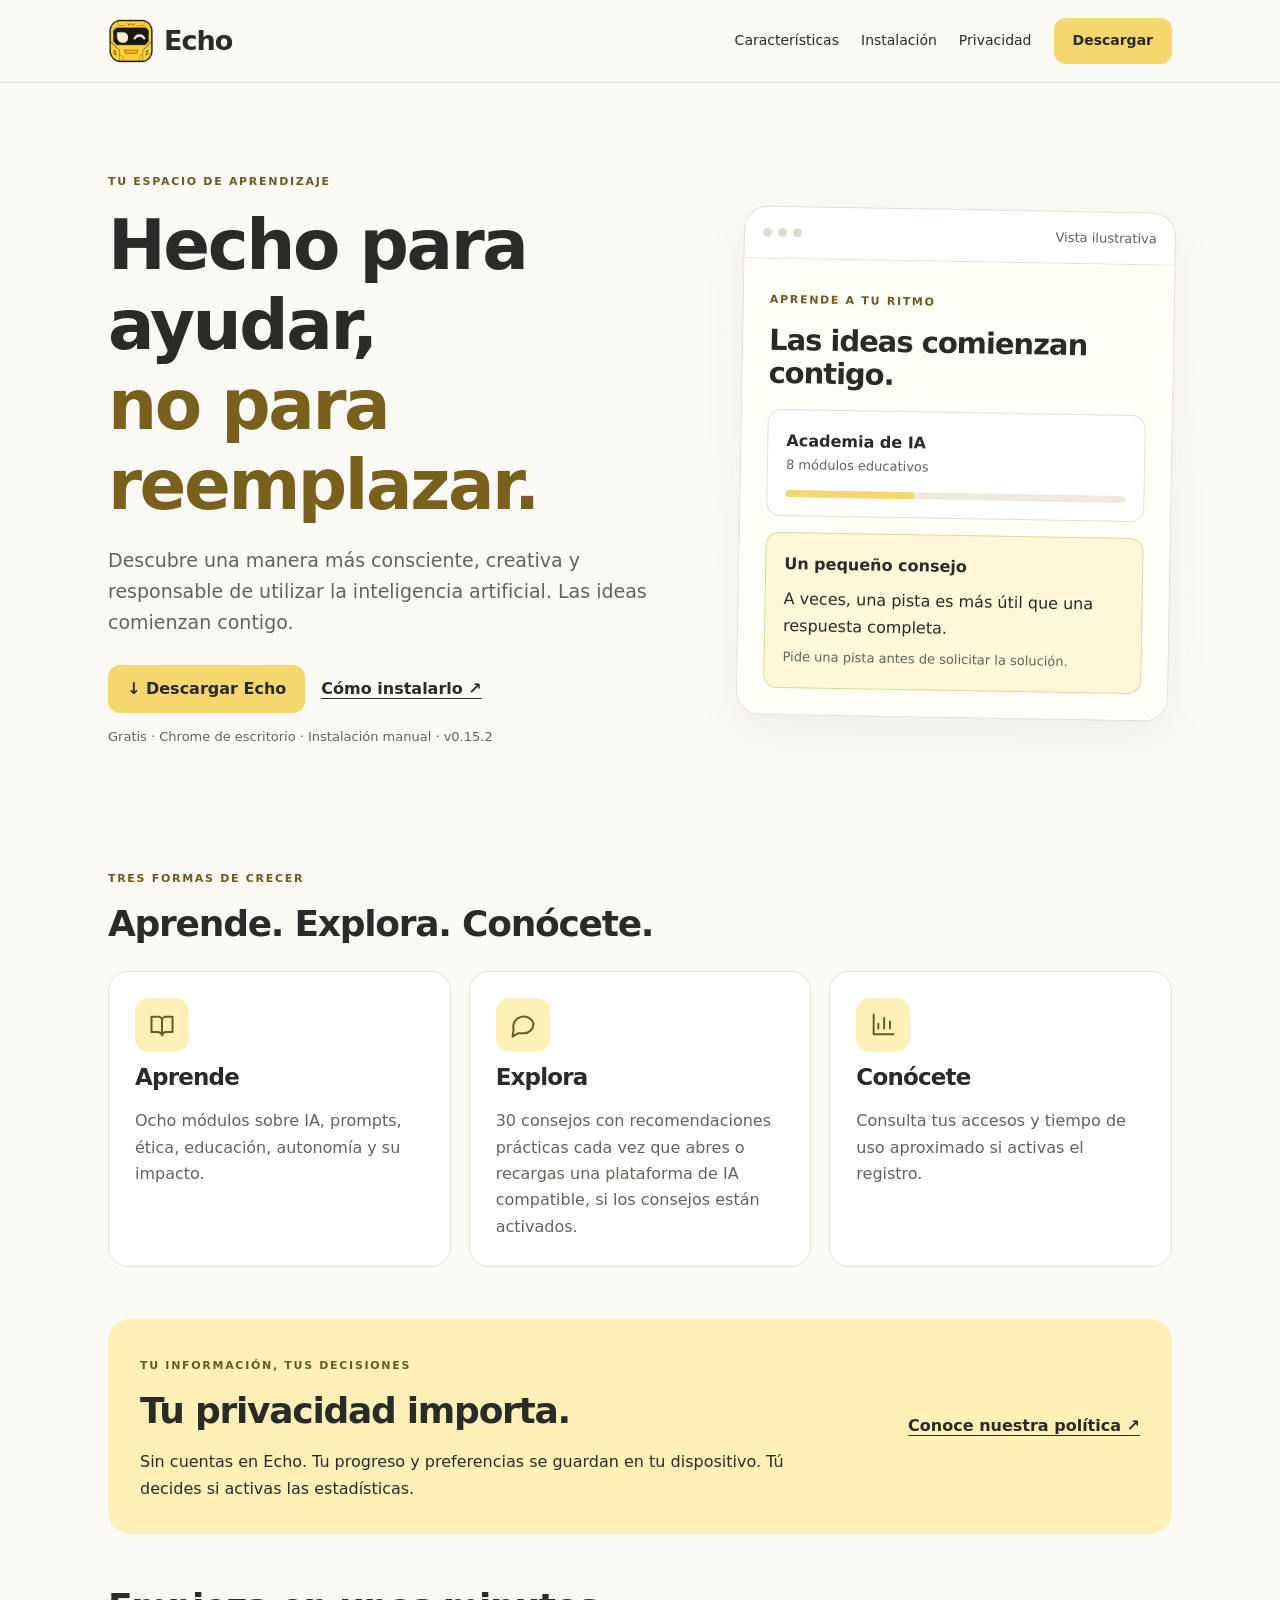
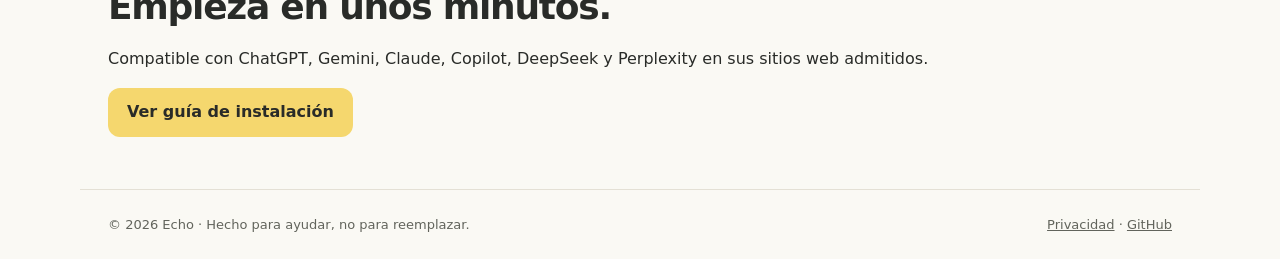
<file: index.html>
<!doctype html><html lang="es"><head><meta charset="utf-8"><meta name="viewport" content="width=device-width, initial-scale=1"><meta name="description" content="Echo, una herramienta educativa para el uso responsable de la inteligencia artificial."><title>Inicio | Echo</title><link rel="icon" href="assets/logo.png"><link rel="stylesheet" href="style.css"></head><body><a class="skip" href="#contenido">Saltar al contenido</a><header><nav class="wrap nav" aria-label="Navegación principal"><a class="brand" href="index.html"><img src="assets/logo.png" alt="" width="46" height="46">Echo</a><div class="links"><a href="index.html#funciones">Características</a><a href="instalacion.html">Instalación</a><a href="privacidad.html">Privacidad</a><a class="nav-download" href="downloads/Echo-0.15.2.zip" download>Descargar</a></div></nav></header><main id="contenido" class="wrap"><section class="hero"><div><span class="eyebrow">TU ESPACIO DE APRENDIZAJE</span><h1>Hecho para ayudar,<br><span>no para reemplazar.</span></h1><p class="lead">Descubre una manera más consciente, creativa y responsable de utilizar la inteligencia artificial. Las ideas comienzan contigo.</p><div class="actions"><a class="button" href="downloads/Echo-0.15.2.zip" download>↓ Descargar Echo</a><a class="secondary" href="instalacion.html">Cómo instalarlo ↗</a></div><p class="meta">Gratis · Chrome de escritorio · Instalación manual · v0.15.2</p></div><div class="preview"><div class="preview-top"><span class="dot"></span><span class="dot"></span><span class="dot"></span><small>Vista ilustrativa</small></div><div class="preview-body"><span class="eyebrow">APRENDE A TU RITMO</span><h2>Las ideas comienzan contigo.</h2><div class="mini"><b>Academia de IA</b><span>8 módulos educativos</span><div class="track"><i></i></div></div><div class="tip"><b>Un pequeño consejo</b><p>A veces, una pista es más útil que una respuesta completa.</p><small>Pide una pista antes de solicitar la solución.</small></div></div></div></section><section id="funciones" class="section"><span class="eyebrow">TRES FORMAS DE CRECER</span><h2>Aprende. Explora. Conócete.</h2><div class="cards"><article class="card"><div class="symbol"><svg aria-hidden="true" width="28" height="28" viewBox="0 0 24 24" fill="none" stroke="currentColor" stroke-width="1.7" stroke-linecap="round" stroke-linejoin="round"><path d="M3 5h6a3 3 0 0 1 3 3v13a4 4 0 0 0-4-3H3zM21 5h-6a3 3 0 0 0-3 3v13a4 4 0 0 1 4-3h5z"/></svg></div><h3>Aprende</h3><p>Ocho módulos sobre IA, prompts, ética, educación, autonomía y su impacto.</p></article><article class="card"><div class="symbol"><svg aria-hidden="true" width="28" height="28" viewBox="0 0 24 24" fill="none" stroke="currentColor" stroke-width="1.7" stroke-linecap="round" stroke-linejoin="round"><path d="M21 11a8 8 0 0 1-8 8H8l-5 3 1-6a8 8 0 1 1 17-5z"/></svg></div><h3>Explora</h3><p>30 consejos con recomendaciones prácticas cada vez que abres o recargas una plataforma de IA compatible, si los consejos están activados.</p></article><article class="card"><div class="symbol"><svg aria-hidden="true" width="28" height="28" viewBox="0 0 24 24" fill="none" stroke="currentColor" stroke-width="1.7" stroke-linecap="round" stroke-linejoin="round"><path d="M4 3v17h17M8 15v-4m5 4V6m5 9V9"/></svg></div><h3>Conócete</h3><p>Consulta tus accesos y tiempo de uso aproximado si activas el registro.</p></article></div></section><section class="privacy-band"><div><span class="eyebrow">TU INFORMACIÓN, TUS DECISIONES</span><h2>Tu privacidad importa.</h2><p>Sin cuentas en Echo. Tu progreso y preferencias se guardan en tu dispositivo. Tú decides si activas las estadísticas.</p></div><a class="secondary" href="privacidad.html">Conoce nuestra política ↗</a></section><section class="section"><h2>Empieza en unos minutos.</h2><p>Compatible con ChatGPT, Gemini, Claude, Copilot, DeepSeek y Perplexity en sus sitios web admitidos.</p><a class="button" href="instalacion.html">Ver guía de instalación</a></section></main><footer class="wrap"><span>© 2026 Echo · Hecho para ayudar, no para reemplazar.</span><div><a href="privacidad.html">Privacidad</a> · <a href="https://github.com/Echo-prog15/Echo">GitHub</a></div></footer></body></html>
</file>
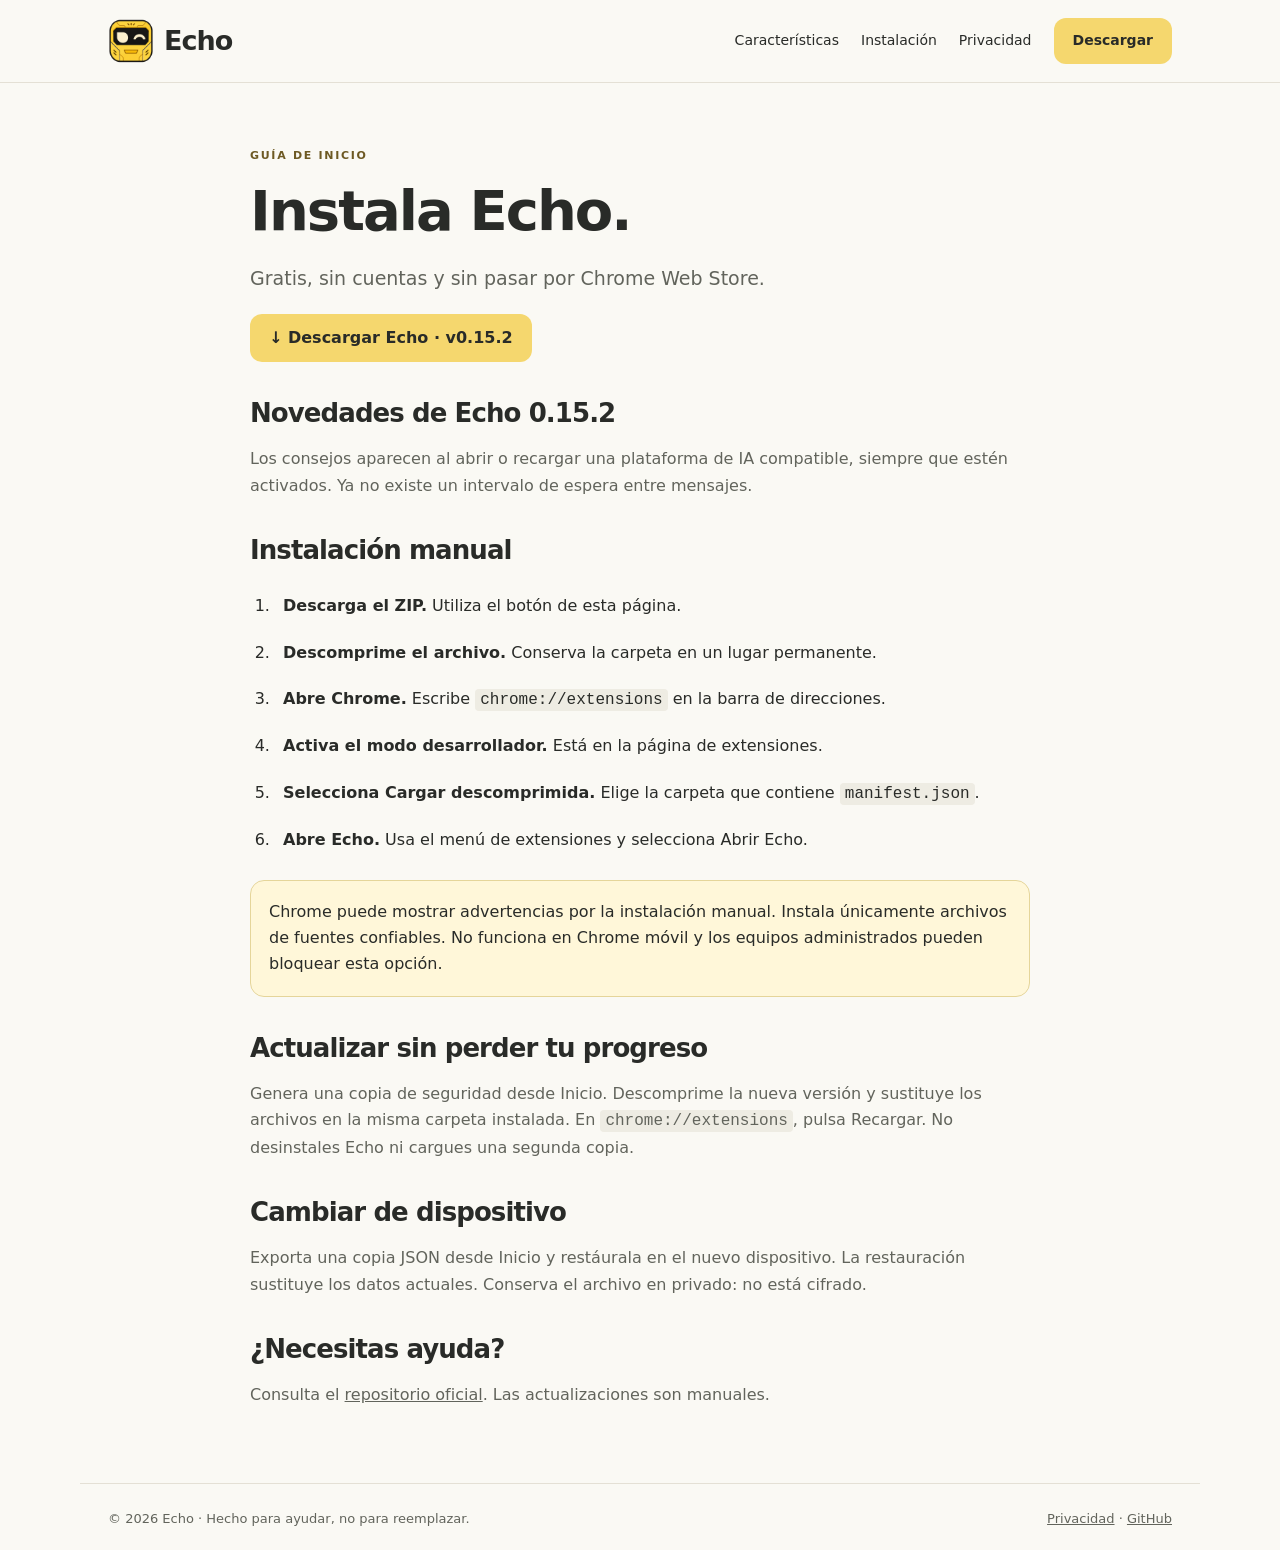
<file: instalacion.html>
<!doctype html><html lang="es"><head><meta charset="utf-8"><meta name="viewport" content="width=device-width, initial-scale=1"><meta name="description" content="Echo, una herramienta educativa para el uso responsable de la inteligencia artificial."><title>Instalación | Echo</title><link rel="icon" href="assets/logo.png"><link rel="stylesheet" href="style.css"></head><body><a class="skip" href="#contenido">Saltar al contenido</a><header><nav class="wrap nav" aria-label="Navegación principal"><a class="brand" href="index.html"><img src="assets/logo.png" alt="" width="46" height="46">Echo</a><div class="links"><a href="index.html#funciones">Características</a><a href="instalacion.html">Instalación</a><a href="privacidad.html">Privacidad</a><a class="nav-download" href="downloads/Echo-0.15.2.zip" download>Descargar</a></div></nav></header><main id="contenido" class="wrap"><article class="article"><span class="eyebrow">GUÍA DE INICIO</span><h1>Instala Echo.</h1><p class="lead">Gratis, sin cuentas y sin pasar por Chrome Web Store.</p><a class="button" href="downloads/Echo-0.15.2.zip" download>↓ Descargar Echo · v0.15.2</a><h2>Novedades de Echo 0.15.2</h2><p>Los consejos aparecen al abrir o recargar una plataforma de IA compatible, siempre que estén activados. Ya no existe un intervalo de espera entre mensajes.</p><h2>Instalación manual</h2><ol class="steps"><li><b>Descarga el ZIP.</b> Utiliza el botón de esta página.</li><li><b>Descomprime el archivo.</b> Conserva la carpeta en un lugar permanente.</li><li><b>Abre Chrome.</b> Escribe <code>chrome://extensions</code> en la barra de direcciones.</li><li><b>Activa el modo desarrollador.</b> Está en la página de extensiones.</li><li><b>Selecciona Cargar descomprimida.</b> Elige la carpeta que contiene <code>manifest.json</code>.</li><li><b>Abre Echo.</b> Usa el menú de extensiones y selecciona Abrir Echo.</li></ol><aside class="tip">Chrome puede mostrar advertencias por la instalación manual. Instala únicamente archivos de fuentes confiables. No funciona en Chrome móvil y los equipos administrados pueden bloquear esta opción.</aside><h2>Actualizar sin perder tu progreso</h2><p>Genera una copia de seguridad desde Inicio. Descomprime la nueva versión y sustituye los archivos en la misma carpeta instalada. En <code>chrome://extensions</code>, pulsa Recargar. No desinstales Echo ni cargues una segunda copia.</p><h2>Cambiar de dispositivo</h2><p>Exporta una copia JSON desde Inicio y restáurala en el nuevo dispositivo. La restauración sustituye los datos actuales. Conserva el archivo en privado: no está cifrado.</p><h2>¿Necesitas ayuda?</h2><p>Consulta el <a href="https://github.com/Echo-prog15/Echo">repositorio oficial</a>. Las actualizaciones son manuales.</p></article></main><footer class="wrap"><span>© 2026 Echo · Hecho para ayudar, no para reemplazar.</span><div><a href="privacidad.html">Privacidad</a> · <a href="https://github.com/Echo-prog15/Echo">GitHub</a></div></footer></body></html>
</file>
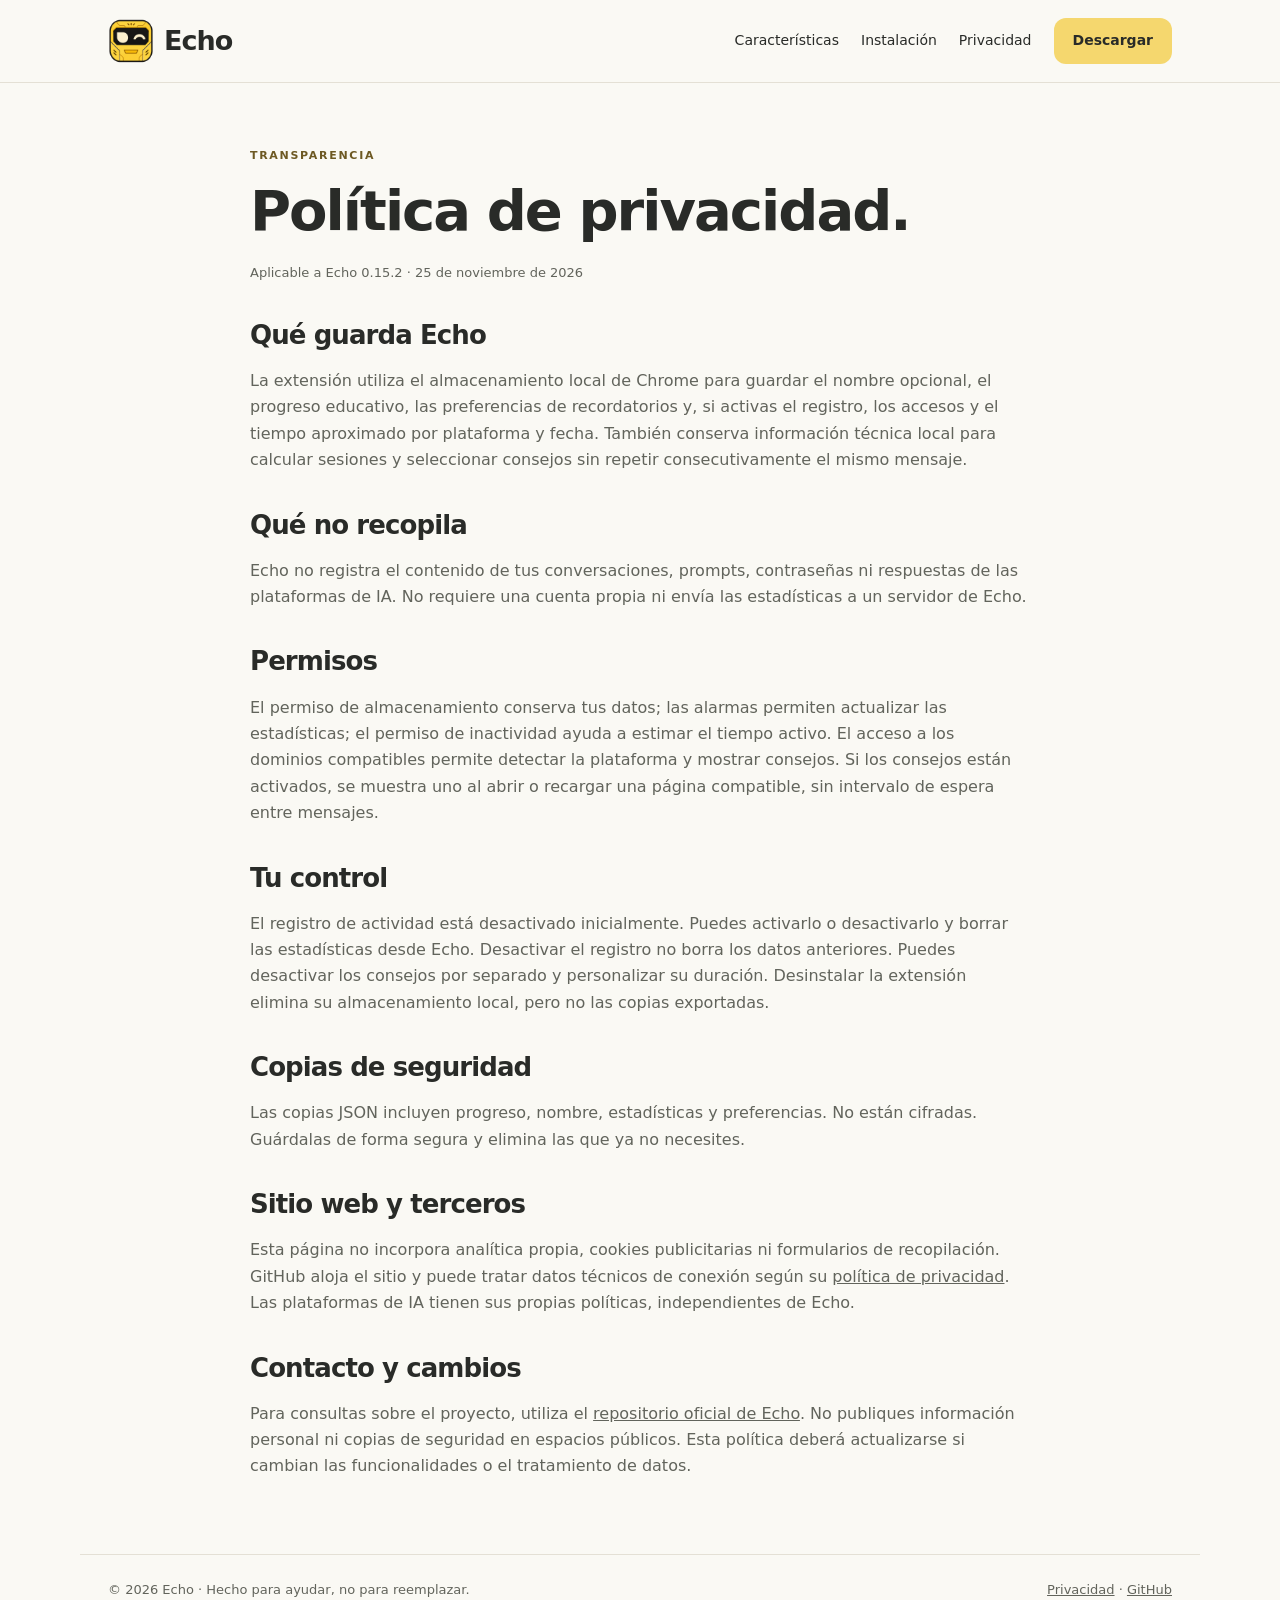
<file: privacidad.html>
<!doctype html><html lang="es"><head><meta charset="utf-8"><meta name="viewport" content="width=device-width, initial-scale=1"><meta name="description" content="Echo, una herramienta educativa para el uso responsable de la inteligencia artificial."><title>Privacidad | Echo</title><link rel="icon" href="assets/logo.png"><link rel="stylesheet" href="style.css"></head><body><a class="skip" href="#contenido">Saltar al contenido</a><header><nav class="wrap nav" aria-label="Navegación principal"><a class="brand" href="index.html"><img src="assets/logo.png" alt="" width="46" height="46">Echo</a><div class="links"><a href="index.html#funciones">Características</a><a href="instalacion.html">Instalación</a><a href="privacidad.html">Privacidad</a><a class="nav-download" href="downloads/Echo-0.15.2.zip" download>Descargar</a></div></nav></header><main id="contenido" class="wrap"><article class="article"><span class="eyebrow">TRANSPARENCIA</span><h1>Política de privacidad.</h1><p class="meta">Aplicable a Echo 0.15.2 · 25 de noviembre de 2026</p><h2>Qué guarda Echo</h2><p>La extensión utiliza el almacenamiento local de Chrome para guardar el nombre opcional, el progreso educativo, las preferencias de recordatorios y, si activas el registro, los accesos y el tiempo aproximado por plataforma y fecha. También conserva información técnica local para calcular sesiones y seleccionar consejos sin repetir consecutivamente el mismo mensaje.</p><h2>Qué no recopila</h2><p>Echo no registra el contenido de tus conversaciones, prompts, contraseñas ni respuestas de las plataformas de IA. No requiere una cuenta propia ni envía las estadísticas a un servidor de Echo.</p><h2>Permisos</h2><p>El permiso de almacenamiento conserva tus datos; las alarmas permiten actualizar las estadísticas; el permiso de inactividad ayuda a estimar el tiempo activo. El acceso a los dominios compatibles permite detectar la plataforma y mostrar consejos. Si los consejos están activados, se muestra uno al abrir o recargar una página compatible, sin intervalo de espera entre mensajes.</p><h2>Tu control</h2><p>El registro de actividad está desactivado inicialmente. Puedes activarlo o desactivarlo y borrar las estadísticas desde Echo. Desactivar el registro no borra los datos anteriores. Puedes desactivar los consejos por separado y personalizar su duración. Desinstalar la extensión elimina su almacenamiento local, pero no las copias exportadas.</p><h2>Copias de seguridad</h2><p>Las copias JSON incluyen progreso, nombre, estadísticas y preferencias. No están cifradas. Guárdalas de forma segura y elimina las que ya no necesites.</p><h2>Sitio web y terceros</h2><p>Esta página no incorpora analítica propia, cookies publicitarias ni formularios de recopilación. GitHub aloja el sitio y puede tratar datos técnicos de conexión según su <a href="https://docs.github.com/es/site-policy/privacy-policies/github-general-privacy-statement">política de privacidad</a>. Las plataformas de IA tienen sus propias políticas, independientes de Echo.</p><h2>Contacto y cambios</h2><p>Para consultas sobre el proyecto, utiliza el <a href="https://github.com/Echo-prog15/Echo">repositorio oficial de Echo</a>. No publiques información personal ni copias de seguridad en espacios públicos. Esta política deberá actualizarse si cambian las funcionalidades o el tratamiento de datos.</p></article></main><footer class="wrap"><span>© 2026 Echo · Hecho para ayudar, no para reemplazar.</span><div><a href="privacidad.html">Privacidad</a> · <a href="https://github.com/Echo-prog15/Echo">GitHub</a></div></footer></body></html>
</file>
<file: style.css>
:root{--bg:#faf9f4;--ink:#292b28;--muted:#62645c;--yellow:#f5d76e;--soft:#fff0b8;--line:#e4e0d5}*{box-sizing:border-box}html{scroll-behavior:smooth}body{margin:0;background:var(--bg);color:var(--ink);font:16px/1.65 system-ui,-apple-system,BlinkMacSystemFont,"Segoe UI",sans-serif}a{color:inherit}a:focus-visible{outline:3px solid #8b6910;outline-offset:4px}.wrap{max-width:1120px;margin:auto;padding-inline:28px}.skip{position:absolute;left:12px;top:-100px;background:white;padding:10px}.skip:focus{top:8px}header{border-bottom:1px solid var(--line)}.nav{display:flex;align-items:center;justify-content:space-between;gap:24px;padding-block:18px}.brand{display:flex;align-items:center;gap:10px;font-size:27px;font-weight:800;text-decoration:none;letter-spacing:-1px}.brand img{object-fit:contain}.links{display:flex;gap:22px;align-items:center;flex-wrap:wrap;font-size:14px}.links a{text-decoration:none}.links a:hover{text-decoration:underline}.nav-download,.button{background:var(--yellow);padding:11px 19px;border-radius:12px;font-weight:700;text-decoration:none;display:inline-block}.button:hover,.nav-download:hover{background:#edca50}.hero{display:grid;grid-template-columns:1.15fr .85fr;gap:48px;align-items:center;padding-block:84px 64px}.eyebrow{font-size:11px;letter-spacing:1.7px;font-weight:750;color:#6d5923}h1,h2,h3{line-height:1.16;letter-spacing:-.035em;margin:12px 0 18px}h1{font-size:clamp(40px,5.5vw,69px)}h1 span{color:#79601c}h2{font-size:clamp(26px,3vw,36px)}h3{font-size:23px}.lead{font-size:19px;color:var(--muted);max-width:620px}.actions{display:flex;gap:16px;align-items:center;flex-wrap:wrap;margin-top:26px}.secondary{font-weight:650;text-underline-offset:4px}.meta,small{font-size:13px;color:var(--muted)}.preview{background:white;border:1px solid var(--line);border-radius:24px;overflow:hidden;box-shadow:0 16px 45px #514a3610;transform:rotate(1deg)}.preview-top{display:flex;align-items:center;gap:6px;padding:15px 18px;border-bottom:1px solid var(--line)}.preview-top small{margin-left:auto}.dot{width:9px;height:9px;background:#dedbd0;border-radius:50%}.preview-body{padding:26px;background:#fffdf6}.preview-body h2{font-size:29px}.mini,.tip{border:1px solid var(--line);border-radius:14px;padding:18px;margin-top:16px;background:white}.mini span{display:block;font-size:13px;color:var(--muted)}.track{height:7px;border-radius:8px;background:#eeeae0;margin-top:14px}.track i{display:block;width:38%;height:100%;background:var(--yellow);border-radius:8px}.tip{background:#fff7d9;border-color:#e5d59a}.tip p{margin:9px 0 4px}.section{padding-block:40px 52px}.cards{display:grid;grid-template-columns:repeat(3,1fr);gap:18px;margin-top:26px}.card{background:white;border:1px solid var(--line);border-radius:20px;padding:26px}.card p{color:var(--muted);margin-bottom:0}.symbol{display:grid;place-items:center;background:var(--soft);width:54px;height:54px;border-radius:14px;color:#6d5923}.privacy-band{display:flex;justify-content:space-between;align-items:center;gap:30px;background:var(--soft);border-radius:22px;padding:32px}.privacy-band p{max-width:660px;margin-bottom:0}.privacy-band .secondary{flex-shrink:0}.article{max-width:780px;margin:auto;padding-block:58px}.article h1{font-size:clamp(36px,5vw,56px)}.article h2{font-size:26px;margin-top:36px}.article p{color:var(--muted)}.steps{padding-left:25px}.steps li{padding:10px 0 10px 8px}code{background:#eeece3;padding:2px 5px;border-radius:4px;overflow-wrap:anywhere}footer{border-top:1px solid var(--line);display:flex;justify-content:space-between;gap:15px;flex-wrap:wrap;padding-block:24px;color:var(--muted);font-size:13px}@media(max-width:760px){.wrap{padding-inline:20px}.nav{align-items:flex-start;flex-direction:column;gap:12px}.links{gap:14px}.hero{grid-template-columns:1fr;padding-block:45px;gap:28px}.preview{transform:none}.cards{grid-template-columns:1fr}.privacy-band{flex-direction:column;align-items:flex-start;padding:24px}.section{padding-block:28px}.article{padding-block:35px}}@media(prefers-reduced-motion:reduce){html{scroll-behavior:auto}}
</file>
